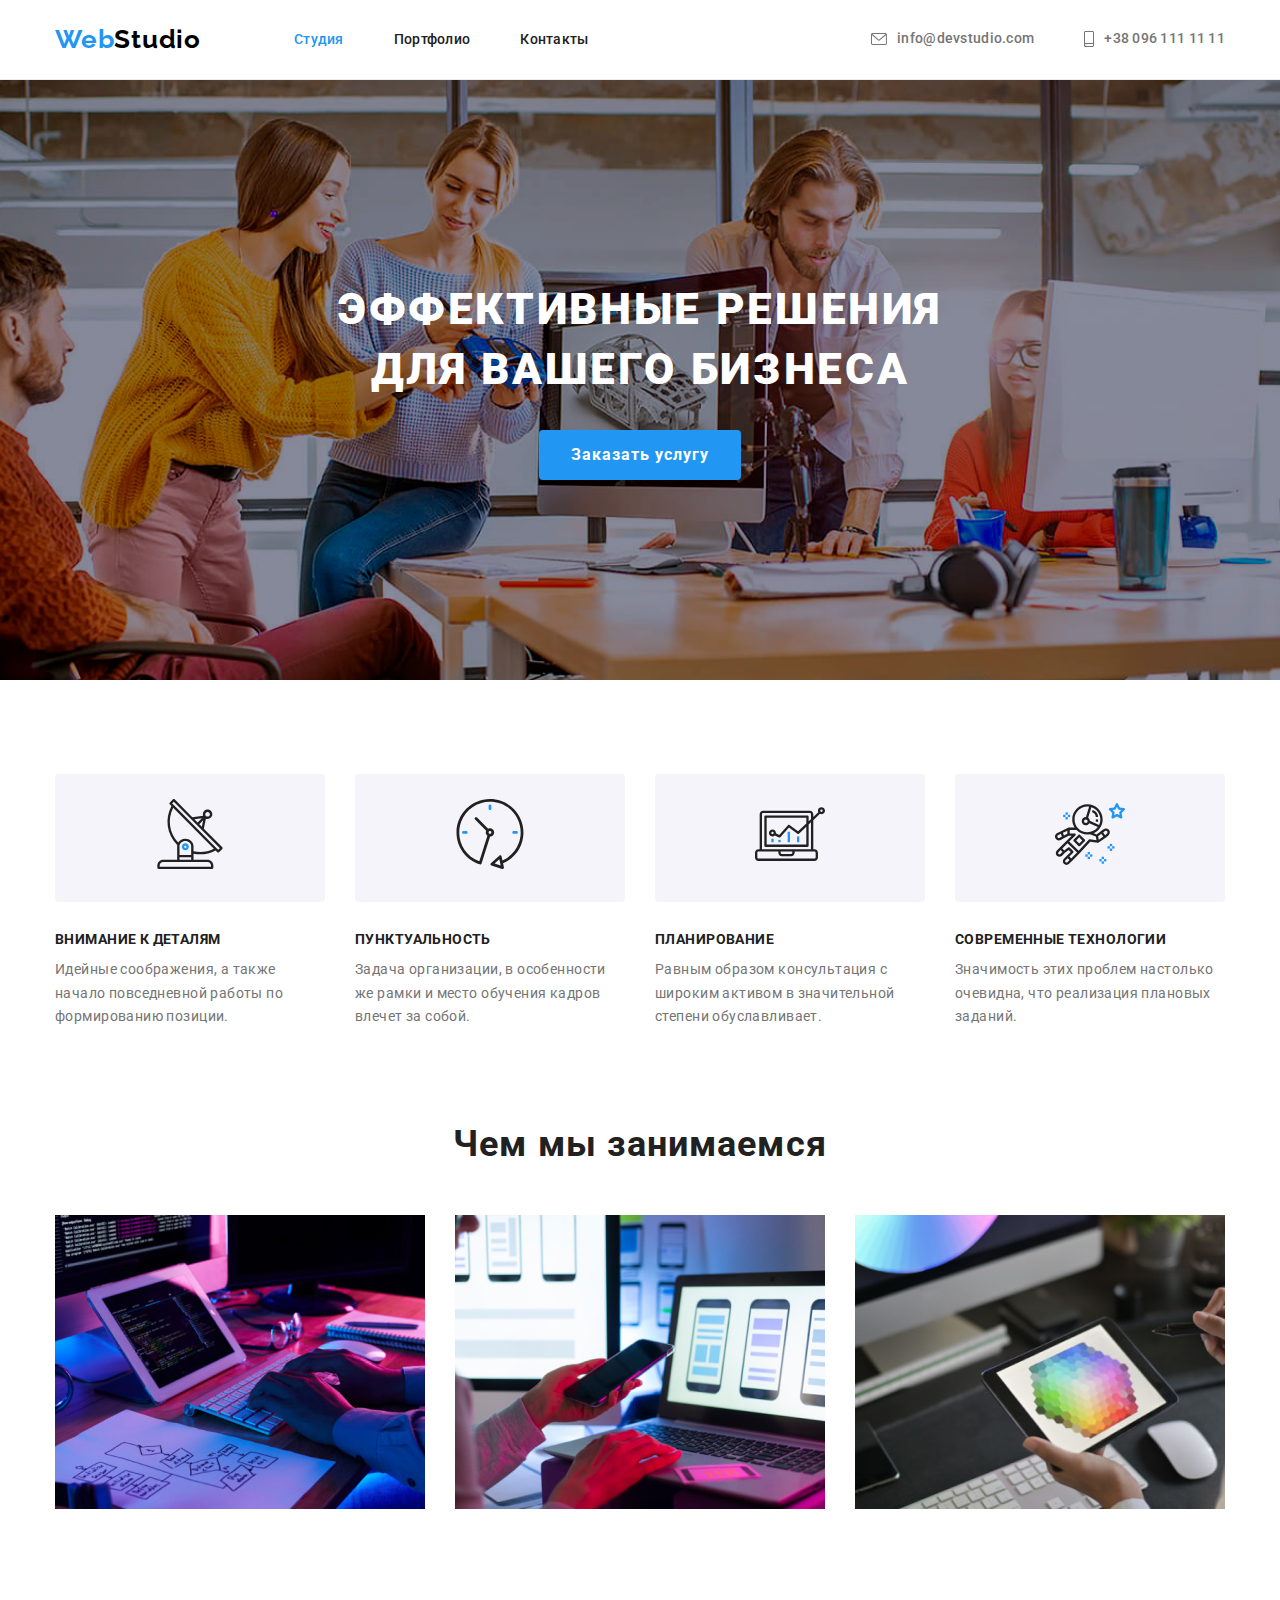
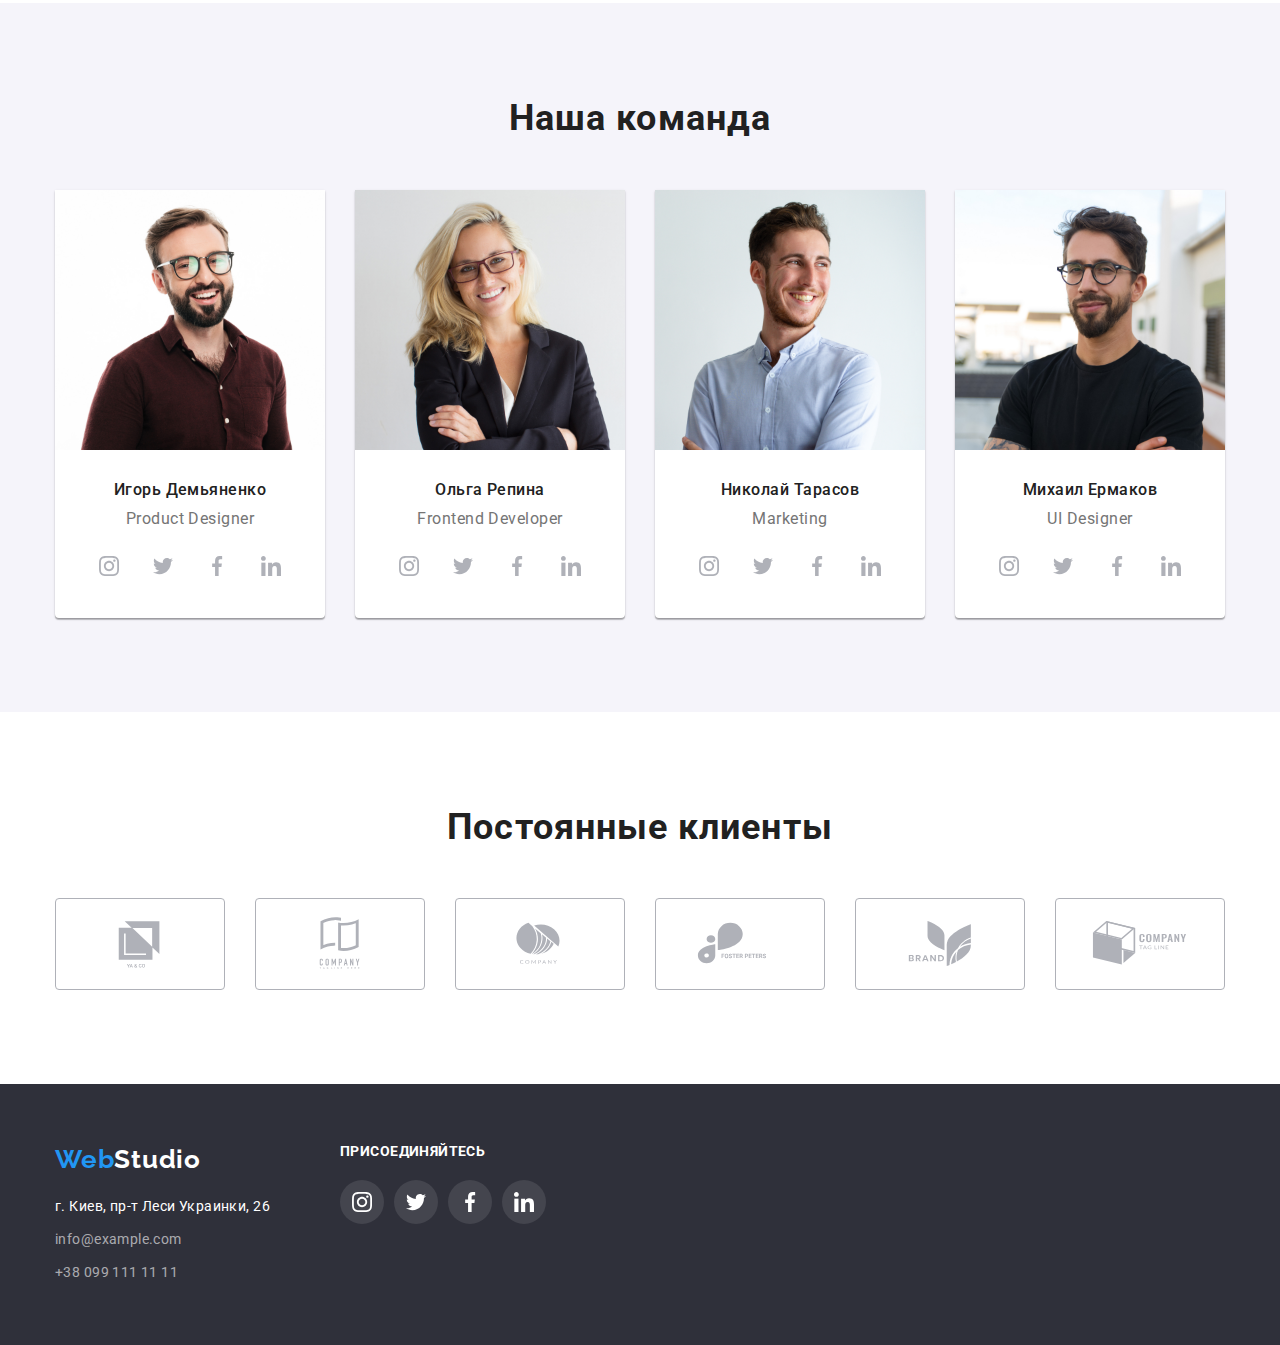
<file: index.html>
<!DOCTYPE html>
<html lang="ru">
<head>
  <meta charset="UTF-8">
  <meta http-equiv="X-UA-Compatible" content="IE=edge">
  <meta name="viewport" content="width=device-width, initial-scale=1.0">
  <title>WebStudio</title>
  <link rel="preconnect" href="https://fonts.googleapis.com">
  <link rel="preconnect" href="https://fonts.gstatic.com" crossorigin>
  <link href="https://fonts.googleapis.com/css2?family=Raleway:wght@700&family=Roboto:wght@400;500;700;900&display=swap" rel="stylesheet">
  <link rel="stylesheet" href="https://cdn.jsdelivr.net/npm/modern-normalize@1.1.0/modern-normalize.min.css">
  <link rel="stylesheet" href="./css/styles.css">
</head>
<body>
  <!-- Header -->
  <header class="header">
    <div class="container">
      <a class="logo link" href="index.html" lang="en">Web<span class="logo-accent">Studio</span></a>
      <nav class="nav">
        <ul class="nav-list list">
          <li class="nav-item">
            <a class="nav-link link current" href="index.html">Студия</a>
          </li>

          <li class="nav-item">
            <a class="nav-link link" href="portfolio.html">Портфолио</a>
          </li>

          <li class="nav-item">
            <a class="nav-link link" href="">Контакты</a>
          </li>
        </ul>
      </nav>
      <ul class="auth-list list">
        <li class="auth-item">
          <a class="auth-link link" href="mailto:info@devstudio.com">
            <svg class="auth-icon" width="16" height="12">
              <use href="./images/icons.svg#envelope"></use>
            </svg>
            info@devstudio.com
          </a>
        </li>
        
        <li class="auth-item">
          <a class="auth-link link" href="tel:+380961111111">
            <svg class="auth-icon" width="10" height="16">
              <use href="./images/icons.svg#smartphone"></use>
            </svg>
            +38 096 111 11 11
          </a>
        </li>
      </ul>
    </div>
  </header>
  <main class="main">
    <!-- Hero -->
    <section class="hero">
      <div class="container">
        <h1 class="hero-tittle">Эффективные решения для вашего бизнеса</h1>
        <button class="hero-btn" type="button">Заказать услугу</button>
      </div>
    </section>
    <!-- Specifics -->
    <section class="specifics section">
      <div class="container">
        <h2 class="visually-hidden">Specifics</h2>
        <ul class="feature-list list">
          <li class="feature-item">
            <div class="specifics-wrapper">
              <svg class="specifics-icon" width="70" height="70">
                <use href="./images/icons.svg#antenna"></use>
              </svg>
            </div>  
            <h3 class="feature-tittle">Внимание к деталям</h3>
            <p class="feature-text">
              Идейные соображения, а также начало повседневной работы по формированию позиции.
            </p>
          </li>

          <li class="feature-item">
            <div class="specifics-wrapper">
              <svg class="specifics-icon" width="70" height="70">
                <use href="./images/icons.svg#clock"></use>
              </svg>
            </div>
            <h3 class="feature-tittle">Пунктуальность</h3>
            <p class="feature-text">
              Задача организации, в особенности же рамки и место обучения кадров влечет за собой.
            </p>
          </li>

          <li class="feature-item">
            <div class="specifics-wrapper">
              <svg class="specifics-icon" width="70" height="70">
                <use href="./images/icons.svg#diagram"></use>
              </svg>
            </div>
            <h3 class="feature-tittle">Планирование</h3>
            <p class="feature-text">
              Равным образом консультация с широким активом в значительной степени обуславливает.
            </p>
          </li>

          <li class="feature-item">
            <div class="specifics-wrapper">
              <svg class="specifics-icon" width="70" height="70">
                <use href="./images/icons.svg#astronaut"></use>
              </svg>
            </div>
            <h3 class="feature-tittle">Современные технологии</h3>
            <p class="feature-text">
              Значимость этих проблем настолько очевидна, что реализация плановых заданий.
            </p>
          </li>
        </ul>
      </div>
    </section>
    <!-- Examples -->
    <section class="examples section">
      <div class="container">
        <h2 class="tittle">Чем мы занимаемся</h2>
        <ul class="examples-list list">
          <li class="examples-item">
            <img class="examples-img" src="./images/examples/box-1.jpg" alt="Робота з комп'ютером" width="370" height="294">
          </li>

          <li class="examples-item">
            <img class="examples-img" src="./images/examples/box-2.jpg" alt="Робота з телефоном" width="370" height="294">
          </li>

          <li class="examples-item">
            <img class="examples-img" src="./images/examples/box-3.jpg" alt="Робота з планшетом" width="370" height="294">
          </li>
        </ul>
      </div>
    </section>
    <!-- Team -->
    <section class="team section">
      <div class="container">
        <h2 class="tittle">Наша команда</h2>
        <ul class="team-list list">
          <li class="team-item">
            <img class="team-img" src="./images/team/person-1.jpg" alt="Игорь Демьяненко" width="270" height="260">
            <div class="team-content">
              <h3 class="team-name">Игорь Демьяненко</h3>
              <p class="team-profession" lang="en">Product Designer</p>
              <ul class="socials-list list">
                <li class="socials-item">
                  <a class="socials-link link" href="" target="_blank" rel="noopener noreferrer">
                    <svg class="socials-icon" width="20" height="20">
                      <use href="./images/icons.svg#instagram"></use>
                    </svg>
                  </a>
                </li>
                <li class="socials-item">
                  <a class="socials-link link" href="" target="_blank" rel="noopener noreferrer">
                    <svg class="socials-icon" width="20" height="20">
                      <use href="./images/icons.svg#twitter"></use>
                    </svg>
                  </a>
                </li>
                <li class="socials-item">
                  <a class="socials-link link" href="" target="_blank" rel="noopener noreferrer">
                    <svg class="socials-icon" width="20" height="20">
                      <use href="./images/icons.svg#facebook"></use>
                    </svg>
                  </a>
                </li>
                <li class="socials-item">
                  <a class="socials-link link" href="" target="_blank" rel="noopener noreferrer">
                    <svg class="socials-icon" width="20" height="20">
                      <use href="./images/icons.svg#linkedin"></use>
                    </svg>
                  </a>
                </li>
              </ul>
            </div>
          </li>

          <li class="team-item">
            <img class="team-img" src="./images/team/person-2.jpg" alt="Ольга Репина" width="270" height="260">
            <div class="team-content">
              <h3 class="team-name">Ольга Репина</h3>
              <p class="team-profession" lang="en">Frontend Developer</p>
              <ul class="socials-list list">
                <li class="socials-item">
                  <a class="socials-link link" href="" target="_blank" rel="noopener noreferrer">
                    <svg class="socials-icon" width="20" height="20">
                      <use href="./images/icons.svg#instagram"></use>
                    </svg>
                  </a>
                </li>
                <li class="socials-item">
                  <a class="socials-link link" href="" target="_blank" rel="noopener noreferrer">
                    <svg class="socials-icon" width="20" height="20">
                      <use href="./images/icons.svg#twitter"></use>
                    </svg>
                  </a>
                </li>
                <li class="socials-item">
                  <a class="socials-link link" href="" target="_blank" rel="noopener noreferrer">
                    <svg class="socials-icon" width="20" height="20">
                      <use href="./images/icons.svg#facebook"></use>
                    </svg>
                  </a>
                </li>
                <li class="socials-item">
                  <a class="socials-link link" href="" target="_blank" rel="noopener noreferrer">
                    <svg class="socials-icon" width="20" height="20">
                      <use href="./images/icons.svg#linkedin"></use>
                    </svg>
                  </a>
                </li>
              </ul>
            </div>
          </li>

          <li class="team-item">
            <img class="team-img" src="./images/team/person-3.jpg" alt="Николай Тарасов" width="270" height="260">
            <div class="team-content">
              <h3 class="team-name">Николай Тарасов</h3>
              <p class="team-profession" lang="en">Marketing</p>
              <ul class="socials-list list">
                <li class="socials-item">
                  <a class="socials-link link" href="" target="_blank" rel="noopener noreferrer">
                    <svg class="socials-icon" width="20" height="20">
                      <use href="./images/icons.svg#instagram"></use>
                    </svg>
                  </a>
                </li>
                <li class="socials-item">
                  <a class="socials-link link" href="" target="_blank" rel="noopener noreferrer">
                    <svg class="socials-icon" width="20" height="20">
                      <use href="./images/icons.svg#twitter"></use>
                    </svg>
                  </a>
                </li>
                <li class="socials-item">
                  <a class="socials-link link" href="" target="_blank" rel="noopener noreferrer">
                    <svg class="socials-icon" width="20" height="20">
                      <use href="./images/icons.svg#facebook"></use>
                    </svg>
                  </a>
                </li>
                <li class="socials-item">
                  <a class="socials-link link" href="" target="_blank" rel="noopener noreferrer">
                    <svg class="socials-icon" width="20" height="20">
                      <use href="./images/icons.svg#linkedin"></use>
                    </svg>
                  </a>
                </li>
              </ul>
            </div>
          </li>

          <li class="team-item">
            <img class="team-img" src="./images/team/person-4.jpg" alt="Михаил Ермаков" width="270" height="260">
            <div class="team-content">
              <h3 class="team-name">Михаил Ермаков</h3>
              <p class="team-profession" lang="en">UI Designer</p>
              <ul class="socials-list list">
                <li class="socials-item">
                  <a class="socials-link link" href="" target="_blank" rel="noopener noreferrer">
                    <svg class="socials-icon" width="20" height="20">
                      <use href="./images/icons.svg#instagram"></use>
                    </svg>
                  </a>
                </li>
                <li class="socials-item">
                  <a class="socials-link link" href="" target="_blank" rel="noopener noreferrer">
                    <svg class="socials-icon" width="20" height="20">
                      <use href="./images/icons.svg#twitter"></use>
                    </svg>
                  </a>
                </li>
                <li class="socials-item">
                  <a class="socials-link link" href="" target="_blank" rel="noopener noreferrer">
                    <svg class="socials-icon" width="20" height="20">
                      <use href="./images/icons.svg#facebook"></use>
                    </svg>
                  </a>
                </li>
                <li class="socials-item">
                  <a class="socials-link link" href="" target="_blank" rel="noopener noreferrer">
                    <svg class="socials-icon" width="20" height="20">
                      <use href="./images/icons.svg#linkedin"></use>
                    </svg>
                  </a>
                </li>
              </ul>
            </div>
          </li>
        </ul>
      </div>
    </section>
    <!-- Regular-customers -->
    <section class="regular-customers section">
      <div class="container">
        <h2 class="tittle">Постоянные клиенты</h2>
        <ul class="regular-customers-list list">
          <li class="regular-customers-item">
            <a class="regular-customers-link" href="" target="_blank" rel="noopener noreferrer ">
              <svg class="regular-customers-icon" width="106" height="60">
                <use href="./images/icons.svg#yanco"></use>
              </svg>
            </a>
          </li>

          <li class="regular-customers-item">
            <a class="regular-customers-link" href="" target="_blank" rel="noopener noreferrer ">
              <svg class="regular-customers-icon" width="106" height="60">
                <use href="./images/icons.svg#tagline"></use>
              </svg>
            </a>
          </li>

          <li class="regular-customers-item">
            <a class="regular-customers-link" href="" target="_blank" rel="noopener noreferrer ">
              <svg class="regular-customers-icon" width="106" height="60">
                <use href="./images/icons.svg#company"></use>
              </svg>
            </a>
          </li>

          <li class="regular-customers-item">
            <a class="regular-customers-link" href="" target="_blank" rel="noopener noreferrer ">
              <svg class="regular-customers-icon" width="106" height="60">
                <use href="./images/icons.svg#foster"></use>
              </svg>
            </a>
          </li>

          <li class="regular-customers-item">
            <a class="regular-customers-link" href="" target="_blank" rel="noopener noreferrer ">
              <svg class="regular-customers-icon" width="106" height="60">
                <use href="./images/icons.svg#brand"></use>
              </svg>
            </a>
          </li>

          <li class="regular-customers-item">
            <a class="regular-customers-link" href="" target="_blank" rel="noopener noreferrer ">
              <svg class="regular-customers-icon" width="106" height="60">
                <use href="./images/icons.svg#companytl"></use>
              </svg>
            </a>
          </li>
        </ul>
      </div>
    </section>
  </main>
  <!-- Footer -->
  <footer class="footer">
    <div class="container footer-container">
      <div class="footer-address">
        <a class="logo link" href="index.html" lang="en">Web<span class="logo-accent">Studio</span></a>
        <address class="address">
          <ul class="footer-list list">
            <li class="address-item">
              <a class="place-link link" href="https://goo.gl/maps/dYwiUaZfXupy1MFT8" target="_blank" rel="noopener nofollow noreferrer">г. Киев, пр-т Леси Украинки, 26</a>
            </li>
  
            <li class="address-item">
              <a class="address-link link" href="mailto:info@example.com">info@example.com</a>
            </li>
  
            <li class="address-item">
              <a class="address-link link" href="tel:+380991111111">+38 099 111 11 11</a>
            </li>
          </ul>
        </address>
      </div>
      <div class="footer-socials">
        <p class="footer-socials-tittle">присоединяйтесь</p>
        <ul class="footer-socials-list list">
          <li class="socials-item">
            <a class="socials-link link" href="" target="_blank" rel="noopener noreferrer">
              <svg class="socials-icon" width="20" height="20">
                <use href="./images/icons.svg#instagram"></use>
              </svg>
            </a>
          </li>
          <li class="socials-item">
            <a class="socials-link link" href="" target="_blank" rel="noopener noreferrer">
              <svg class="socials-icon" width="20" height="20">
                <use href="./images/icons.svg#twitter"></use>
              </svg>
            </a>
          </li>
          <li class="socials-item">
            <a class="socials-link link" href="" target="_blank" rel="noopener noreferrer">
              <svg class="socials-icon" width="20" height="20">
                <use href="./images/icons.svg#facebook"></use>
              </svg>
            </a>
          </li>
          <li class="socials-item">
            <a class="socials-link link" href="" target="_blank" rel="noopener noreferrer">
              <svg class="socials-icon" width="20" height="20">
                <use href="./images/icons.svg#linkedin"></use>
              </svg>
            </a>
          </li>
        </ul>
      </div>
    </div>
  </footer>
</body>
</html>
</file>
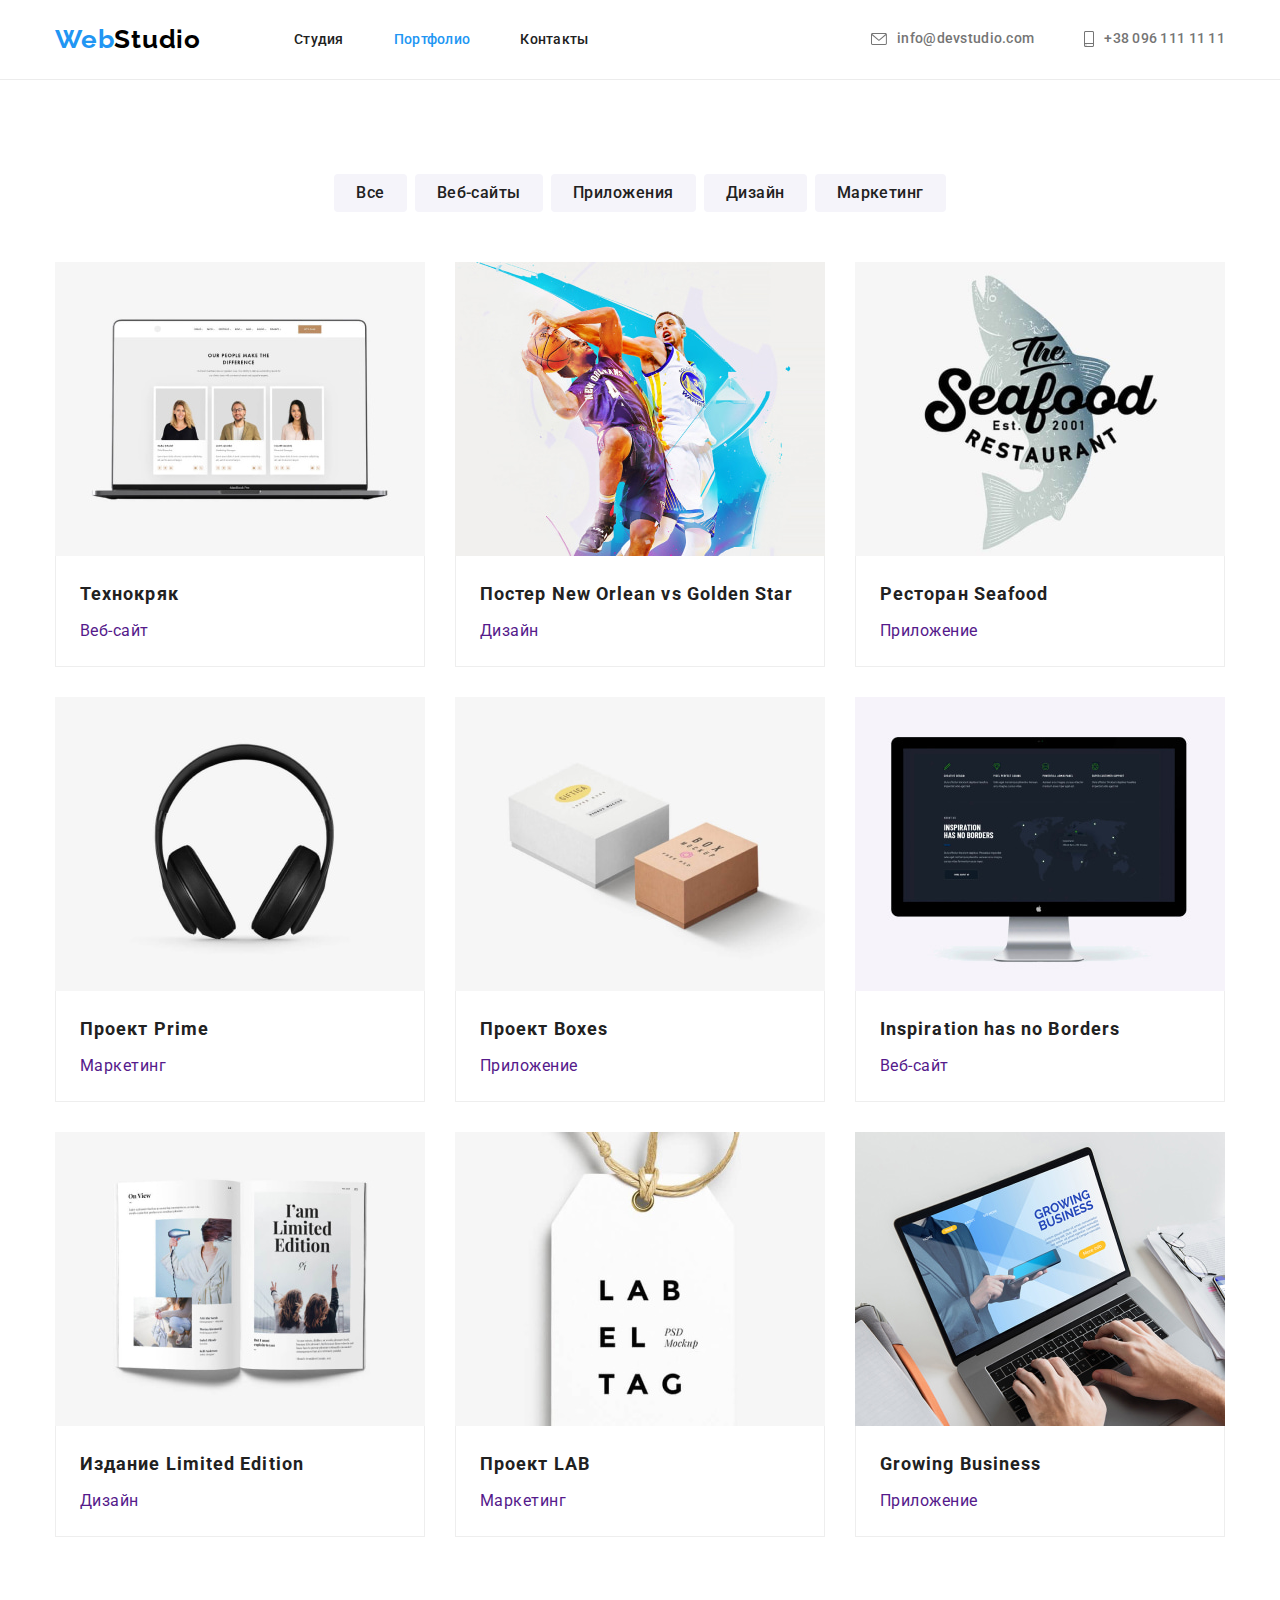
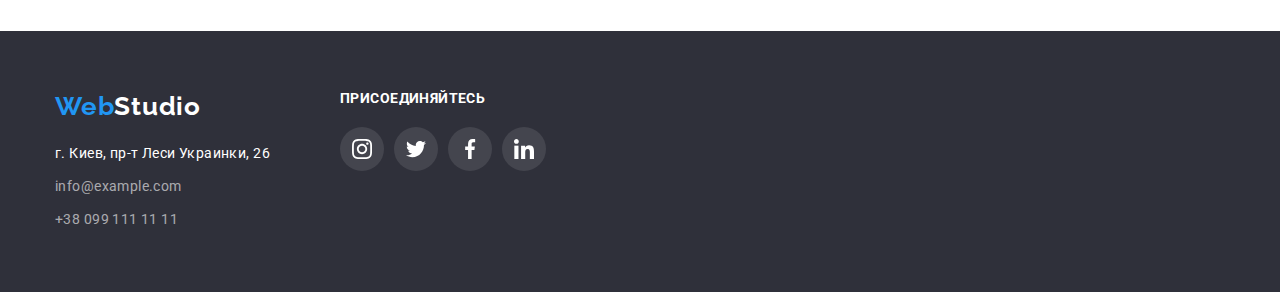
<file: portfolio.html>
<!DOCTYPE html>
<html lang="ru">
<head>
  <meta charset="UTF-8">
  <meta http-equiv="X-UA-Compatible" content="IE=edge">
  <meta name="viewport" content="width=device-width, initial-scale=1.0">
  <title>WebStudio</title>
  <link rel="preconnect" href="https://fonts.googleapis.com">
  <link rel="preconnect" href="https://fonts.gstatic.com" crossorigin>
  <link href="https://fonts.googleapis.com/css2?family=Raleway:wght@700&family=Roboto:wght@400;500;700;900&display=swap" rel="stylesheet">
  <link rel="stylesheet" href="https://cdn.jsdelivr.net/npm/modern-normalize@1.1.0/modern-normalize.min.css">
  <link rel="stylesheet" href="./css/styles.css">
</head>
<body>
  <!-- Header -->
  <header class="header">
    <div class="container">
      <a class="logo link" href="index.html" lang="en">Web<span class="logo-accent">Studio</span></a>
      <nav class="nav">
        <ul class="nav-list list">
          <li class="nav-item">
            <a class="nav-link link" href="index.html">Студия</a>
          </li>

          <li class="nav-item">
            <a class="nav-link link current" href="portfolio.html">Портфолио</a>
          </li>

          <li class="nav-item">
            <a class="nav-link link" href="">Контакты</a>
          </li>
        </ul>
      </nav>
      <ul class="auth-list list">
        <li class="auth-item">
          <a class="auth-link link" href="mailto:info@devstudio.com">
            <svg class="auth-icon" width="16" height="12">
              <use href="./images/icons.svg#envelope"></use>
            </svg>
            info@devstudio.com
          </a>
        </li>
        
        <li class="auth-item">
          <a class="auth-link link" href="tel:+380961111111">
            <svg class="auth-icon" width="10" height="16">
              <use href="./images/icons.svg#smartphone"></use>
            </svg>
            +38 096 111 11 11
          </a>
        </li>
      </ul>
    </div>
  </header>
  <main class="main">        
    <!-- Portfolio -->
    <section class="portfolio section">
      <div class="container">
        <h1 class="visually-hidden">Портфолио</h1>
        <ul class="filter-list list">
          <li class="filter-item">
            <button class="filter-btn" type="button">Все</button>
          </li>
          <li class="filter-item">
            <button class="filter-btn" type="button">Веб-сайты</button>
          </li>
          <li class="filter-item">
            <button class="filter-btn" type="button">Приложения</button>
          </li>
          <li class="filter-item">
            <button class="filter-btn" type="button">Дизайн</button>
          </li>
          <li class="filter-item">
            <button class="filter-btn" type="button">Маркетинг</button>
          </li>
        </ul>
        <ul class="card-list list">
          <li class="card-item">
            <a class="card-link link" href="">
              <img src="./images/portfolio/card-1.jpg" alt="Технокряк" width="370" height="294">
              <div class="card-content">
                <h2 class="card-tittle">Технокряк</h2>
                <p class="card-description">Веб-сайт</p>
              </div>
            </a>
          </li>

          <li class="card-item">
            <a class="card-link link" href="">
              <img class="card-img" src="./images/portfolio/card-2.jpg" alt="Постер New Orlean vs Golden Star" width="370" height="294">
              <div class="card-content">
                <h2 class="card-tittle">Постер New Orlean vs Golden Star</h2>
                <p class="card-description">Дизайн</p>
              </div>
            </a>
          </li>
          
          <li class="card-item">
            <a class="card-link link" href="">
              <img class="card-img" src="./images/portfolio/card-3.jpg" alt="Ресторан Seafood" width="370" height="294">
              <div class="card-content">
                <h2 class="card-tittle">Ресторан Seafood</h2>
                <p class="card-description">Приложение</p>
              </div>
            </a>
          </li>
          
          <li class="card-item">
            <a class="card-link link" href="">
              <img class="card-img" src="./images/portfolio/card-4.jpg" alt="Проект Prime" width="370" height="294">
              <div class="card-content">
                <h2 class="card-tittle">Проект Prime</h2>
                <p class="card-description">Маркетинг</p>
              </div>
            </a>           
          </li>
          
          <li class="card-item">
            <a class="card-link link" href="">
              <img class="card-img" src="./images/portfolio/card-5.jpg" alt="Проект Boxes" width="370" height="294">
              <div class="card-content">
                <h2 class="card-tittle">Проект Boxes</h2>
                <p class="card-description">Приложение</p>
              </div>
            </a>
          </li>
          
          <li class="card-item">
            <a class="card-link link" href="">
              <img class="card-img" src="./images/portfolio/card-6.jpg" alt="Inspiration has no Borders" width="370" height="294">
              <div class="card-content">
                <h2 class="card-tittle">Inspiration has no Borders</h2>
                <p class="card-description">Веб-сайт</p>
              </div>
            </a>
          </li>
          
          <li class="card-item">
            <a class="card-link link" href="">
              <img class="card-img" src="./images/portfolio/card-7.jpg" alt="Издание Limited Edition" width="370" height="294">
              <div class="card-content">
                <h2 class="card-tittle">Издание Limited Edition</h2>
                <p class="card-description">Дизайн</p>
              </div>
            </a>
          </li>
          
          <li class="card-item">
            <a class="card-link link" href="">
              <img class="card-img" src="./images/portfolio/card-8.jpg" alt="Проект LAB" width="370" height="294">
              <div class="card-content">
                <h2 class="card-tittle">Проект LAB</h2>
                <p class="card-description">Маркетинг</p>
              </div>
            </a>
            
          </li>
          
          <li class="card-item">
            <a class="card-link link" href="">
              <img class="card-img" src="./images/portfolio/card-9.jpg" alt="Growing Business" width="370" height="294">
              <div class="card-content">
                <h2 class="card-tittle">Growing Business</h2>
                <p class="card-description">Приложение</p>
              </div>
            </a>
          </li>
        </ul>
      </div>
    </section>
  </main>
  <!-- Footer -->
  <footer class="footer">
    <div class="container footer-container">
      <div class="footer-address">
        <a class="logo link" href="index.html" lang="en">Web<span class="logo-accent">Studio</span></a>
        <address class="address">
          <ul class="footer-list list">
            <li class="address-item">
              <a class="place-link link" href="https://goo.gl/maps/dYwiUaZfXupy1MFT8" target="_blank" rel="noopener nofollow noreferrer">г. Киев, пр-т Леси Украинки, 26</a>
            </li>
  
            <li class="address-item">
              <a class="address-link link" href="mailto:info@example.com">info@example.com</a>
            </li>
  
            <li class="address-item">
              <a class="address-link link" href="tel:+380991111111">+38 099 111 11 11</a>
            </li>
          </ul>
        </address>
      </div>
      <div class="footer-socials">
        <p class="footer-socials-tittle">присоединяйтесь</p>
        <ul class="footer-socials-list list">
          <li class="socials-item">
            <a class="socials-link link" href="" target="_blank" rel="noopener noreferrer">
              <svg class="socials-icon" width="20" height="20">
                <use href="./images/icons.svg#instagram"></use>
              </svg>
            </a>
          </li>
          <li class="socials-item">
            <a class="socials-link link" href="" target="_blank" rel="noopener noreferrer">
              <svg class="socials-icon" width="20" height="20">
                <use href="./images/icons.svg#twitter"></use>
              </svg>
            </a>
          </li>
          <li class="socials-item">
            <a class="socials-link link" href="" target="_blank" rel="noopener noreferrer">
              <svg class="socials-icon" width="20" height="20">
                <use href="./images/icons.svg#facebook"></use>
              </svg>
            </a>
          </li>
          <li class="socials-item">
            <a class="socials-link link" href="" target="_blank" rel="noopener noreferrer">
              <svg class="socials-icon" width="20" height="20">
                <use href="./images/icons.svg#linkedin"></use>
              </svg>
            </a>
          </li>
        </ul>
      </div>
    </div>
  </footer>
</body>
</html>
</file>
<file: css/styles.css>
:root {
  /* Шрифти */
  --main-font: 'Roboto', sans-serif;
  --sacondary-font: 'Raleway', sans-serif;

  --logo-color: #000000;
  --accent-color: #2196F3;
  --btn-accent-color: #188CE8;
  --card-bg-color: #EEEEEE;
  --icon-color: #AFB1B8;
  --bg-hero: #C4C4C4;
  --footer-bg-color: rgba(255, 255, 255, 0.1);

  /* Світла тема тексту */
  --primary-txt-light: #757575;
  --secondary-txt-light: #212121;

  /* Темна тема тексту */
  --primary-txt-dark: #FFFFFF;
  --secondary-txt-dark: rgba(255, 255, 255, 0.6);

  /* Світла тема фону */
  --primary-bg-light: #FFFFFF;
  --secondary-bg-light: #F5F4FA;

  /* Темна тема фону */
  --primary-bg-dark: #2F303A;
}

.visually-hidden {
  position: absolute;
  width: 1px;
  height: 1px;
  margin: -1px;
  border: 0;
  padding: 0;
  white-space: nowrap;
  clip-path: inset(100%);
  clip: rect(0 0 0 0);
  overflow: hidden;
}

body {
  font-family: var(--main-font);
  font-size: 14px;
  line-height: 1.71;
  letter-spacing: 0.03em;

  background-color: var(--primary-bg-light);
  color: var(--primary-txt-light);
}

h1,
h2,
h3,
h4,
h5,
h6,
p {
  margin-top: 0;
  margin-bottom: 0;
}

img {
  display: block;
  max-width: 100%;
  height: auto;
}

.list {
  padding: 0;
  margin: 0;
  list-style: none;
}

.link {
  text-decoration: none;
}

.section {
  padding-top: 94px;
  padding-bottom: 94px;
}

.container {
  width: 1200px;
  padding-left: 15px;
  padding-right: 15px;
  margin-left: auto;
  margin-right: auto;
}

/* Header */

.header {
  border-bottom: 1px solid #ECECEC;
  background-color: var(--primary-bg-light);
}

.header .container {
  display: flex;
  align-items: center;
}

.header .logo {
  margin-right: 93px;
}

.header .link {
  padding: 24px 0;
}

.logo {
  display: block;

  font-family: var(--sacondary-font);
  font-weight: 700;
  font-size: 26px;
  line-height: 1.19;
  letter-spacing: 0.03em;

  color: var(--accent-color);
}

.logo-accent {
  color: var(--logo-color);
}

.nav-list {
  display: flex;
  align-items: center;
}

.nav-item {
  margin-right: 50px;
}

.nav-item:last-child {
  margin: 0;
}

.nav-link,
.auth-link {
  font-weight: 500;
  font-size: 14px;
  line-height: 1.14;
  letter-spacing: 0.02em;
}  

.nav-link {
  color: var(--secondary-txt-light);
}

.auth-list {
  display: flex;
  align-items: center;
  margin-left: auto;
}

.auth-item {
  margin-right: 50px;
}

.auth-item:last-child {
  margin: 0;
}

.auth-link {
  display: flex;
  align-items: center;

  color: var(--primary-txt-light);
}

.auth-icon {
  margin-right: 10px;
  fill: currentColor;
}

.nav-link:hover,
.nav-link:focus,
.auth-link:hover,
.auth-link:focus {
  color: var(--accent-color);
}

.current {
  color: var(--accent-color);
}

.tittle {
  margin-bottom: 50px;

  font-weight: 700;
  font-size: 36px;
  line-height: 1.17;
  letter-spacing: 0.03em;
  text-align: center;

  color: var(--secondary-txt-light);
}

/* Hero */

.hero {
  max-width: 1600px;
  padding: 200px 0;
  text-align: center;

  background-color: var(--bg-hero);
  background-image: url(../images/hero/bg-hero.png);
  background-position: center;
  background-size: cover;
  background-repeat: no-repeat;
}

.hero-tittle {
  width: 696px;
  margin-left: auto;
  margin-right: auto;
  margin-bottom: 30px;

  font-weight: 900;
  font-size: 44px;
  line-height: 1.36;
  letter-spacing: 0.06em;
  text-align: center;
  text-transform: uppercase;

  color: var(--primary-txt-dark);
}

.hero-btn {
  padding: 10px 32px;

  font-family: var(--main-font);
  font-weight: 700;
  font-size: 16px;
  line-height: 1.88;
  letter-spacing: 0.06em;
  align-items: center;
  text-align: center;
  cursor: pointer;
  border: none;
  
  background-color: var(--accent-color);
  color: var(--primary-txt-dark);
  box-shadow: 0px 4px 4px rgba(0, 0, 0, 0.15);
  border-radius: 4px;
}

.hero-btn:hover,
.hero-btn:focus {
  background-color: var(--btn-accent-color);
}

/* Specifics */

.specifics {
  padding-bottom: 0;
}

.feature-list {
  display: flex;
}

.feature-item {
  flex-basis: calc((100% - 90px) / 4);
}

.feature-item:not(:last-child) {
  margin-right: 30px;
}

.specifics-wrapper {
  margin-bottom: 30px;
  padding: 25px 0;

  text-align: center;

  background-color: var(--secondary-bg-light);
  border-radius: 4px;
}

.feature-tittle {
  margin-bottom: 10px;

  font-weight: 700;
  font-size: 14px;
  line-height: 1.14;
  letter-spacing: 0.03em;
  text-transform: uppercase;

  color: var(--secondary-txt-light);
}

.feature-text {
  font-weight: 400;
  font-size: 14px;
  line-height: 1.71;
  letter-spacing: 0.03em;
}

/* Examples */

.examples-list {
  display: flex;
}

.examples-item:not(:last-child) {
  margin-right: 30px;
}

/* Team */

.team {
  background-color: var(--secondary-bg-light);
}

.team-list {
  display: flex;
}

.team-item {
  background: var(--primary-bg-light);

box-shadow: 0px 1px 3px rgba(0, 0, 0, 0.12), 0px 1px 1px rgba(0, 0, 0, 0.14), 0px 2px 1px rgba(0, 0, 0, 0.2);
border-radius: 0px 0px 4px 4px;
}

.team-item:not(:last-child) {
  margin-right: 30px;
}

/* .team-img {
  margin-bottom: 30px;
} */

.team-content {
  margin: 30px 0;
}

.team-name {
  margin-bottom: 10px;

  font-weight: 500;
  font-size: 16px;
  line-height: 1.19;
  letter-spacing: 0.03em;
  text-align: center;

  color: var(--secondary-txt-light);
}

.team-profession {
  margin-bottom: 16px;

  font-size: 16px;
  line-height: 1.19;
  letter-spacing: 0.03em;
  text-align: center;

  color: var(--primary-txt-light);
}

.socials-list {
  display: flex;
  justify-content: center;

  /* margin-bottom: 30px; */
}

.socials-link {
  display: flex;
  justify-content: center;
  align-items: center;

  width: 44px;
  height: 44px;

  color: var(--icon-color);
  border-radius: 50%;

}

.socials-link:hover,
.socials-link:focus {
  background-color: var(--accent-color);
  color: var(--primary-txt-dark);
}

.socials-icon {
  fill: currentColor;
}

.socials-item:not(:last-child) {
  margin-right: 10px;
}

/* Regular-customers */

.regular-customers-list {
  display: flex;
}

.regular-customers-item {
  flex-basis: calc((100% - 150px) / 6);
}

.regular-customers-item:not(:last-child) {
  margin-right: 30px;
}

.regular-customers-link {
  display: flex;
  justify-content: center;
  align-items: center;

  height: 92px;

  color: var(--icon-color);
  border: 1px solid var(--icon-color);
  border-radius: 4px;
}

.regular-customers-link:hover,
.regular-customers-link:focus {
  color: var(--accent-color);
  border-color: var(--accent-color);
}

.regular-customers-icon {
  fill: currentColor;
}

/* Portfolio */

.filter-list {
  display: flex;
  justify-content: center;

  margin-bottom: 50px;

}

.filter-item:not(:last-child) {
  margin-right: 8px;
}

.filter-btn {
  padding: 6px 22px;

  font-family: inherit;
  font-weight: 500;
  font-size: 16px;
  line-height: 1.62;
  letter-spacing: 0.03em;
  text-align: center;
  cursor: pointer;
  border: none;

  background-color: var(--secondary-bg-light);
  color: var(--secondary-txt-light);
  border-radius: 4px;
}

.filter-btn:hover,
.filter-btn:focus {
  background-color: var(--accent-color);
  color: var(--primary-txt-dark);
  box-shadow: 0px 3px 1px rgba(0, 0, 0, 0.1), 0px 1px 2px rgba(0, 0, 0, 0.08), 0px 2px 2px rgba(0, 0, 0, 0.12);
}

.card-list {
  display: flex;
  flex-wrap: wrap;
}

.card-item {
  width: calc((100% - 60px) / 3);
  margin-right: 30px;
  margin-bottom: 30px;
}

.card-item:nth-child(3n) {
  margin-right: 0;
}

.card-item:nth-last-child(-n+3) {
  margin-bottom: 0;
}

.card-link {
  display: block;
}

.card-link:hover,
.card-link:focus {
  box-shadow: 0px 1px 1px rgba(0, 0, 0, 0.12), 0px 4px 4px rgba(0, 0, 0, 0.06), 1px 4px 6px rgba(0, 0, 0, 0.16);
}


.card-content {
  padding: 20px 24px;
  border-left: 1px solid var(--card-bg-color);
  border-right: 1px solid var(--card-bg-color);
  border-bottom: 1px solid var(--card-bg-color);
}

.card-tittle {
  margin-bottom: 4px;

  font-weight: 700;
  font-size: 18px;
  line-height: 2;
  letter-spacing: 0.06em;

  color: var(--secondary-txt-light);
}

.card-description {
  font-size: 16px;
  line-height: 1.88;
  letter-spacing: 0.03em;
}

/* Footer */

.footer {
  padding-top: 60px;
  padding-bottom: 60px;
  
  background-color: var(--primary-bg-dark);
}

.footer-container {
  display: flex;
}

.footer-address {
  margin-right: 70px;
}

.footer .logo {
  margin-bottom: 20px;
}

.footer .logo-accent {
  color: var(--primary-txt-dark);
}

.address-item:not(:last-child) {
  margin-bottom: 9px;
}

.place-link {
  font-style: normal;
  font-weight: 400;
  font-size: 14px;
  line-height: 1.71;
  letter-spacing: 0.03em;

  color: var(--primary-txt-dark);
}

.address-link {
  font-style: normal;

  color: var(--secondary-txt-dark);
}

.place-link:hover,
.place-link:focus,
.address-link:hover,
.address-link:focus {
  color: var(--accent-color);
}

.footer-socials-tittle {
  margin-bottom: 20px;

  font-style: normal;
  font-weight: 700;
  font-size: 14px;
  line-height: 1.14;
  letter-spacing: 0.03em;
  text-transform: uppercase;

  color: var(--primary-txt-dark);
}

.footer-socials-list {
  display: flex;
}

.footer .socials-link {
  background-color: var(--footer-bg-color);
  color: var(--primary-txt-dark);
}

.footer .socials-link:hover,
.footer .socials-link:focus {
  background-color: var(--accent-color);
}
</file>
